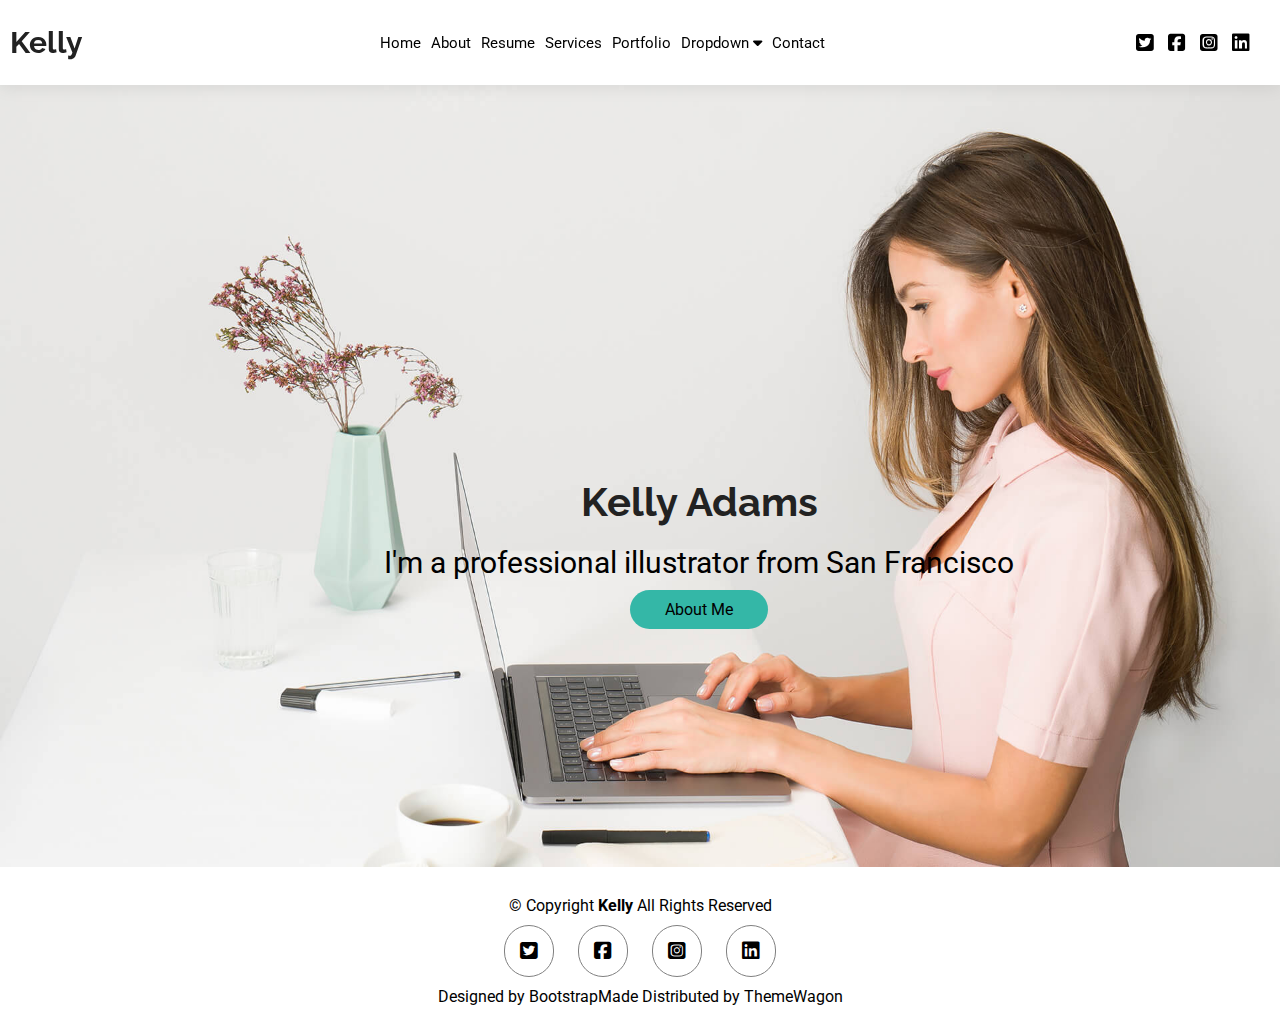
<file: full-project-first/index.html>
<!DOCTYPE html>
<html lang="en">

<head>
  <meta charset="utf-8">
  <meta content="width=device-width, initial-scale=1.0" name="viewport">
  <title>Index - Kelly css Template</title>
  <meta name="description" content="">
  <meta name="keywords" content="">

  <!-- Favicons -->
  <link href="img/favicon.png" rel="icon">
  <link href="img/apple-touch-icon.png" rel="apple-touch-icon">

  <!-- Fonts -->
  <link href="https://fonts.googleapis.com" rel="preconnect">
  <link href="https://fonts.gstatic.com" rel="preconnect" crossorigin>
  <link
    href="https://fonts.googleapis.com/css2?family=Roboto:ital,wght@0,100;0,300;0,400;0,500;0,700;0,900;1,100;1,300;1,400;1,500;1,700;1,900&family=Poppins:ital,wght@0,100;0,200;0,300;0,400;0,500;0,600;0,700;0,800;0,900;1,100;1,200;1,300;1,400;1,500;1,600;1,700;1,800;1,900&family=Raleway:ital,wght@0,100;0,200;0,300;0,400;0,500;0,600;0,700;0,800;0,900;1,100;1,200;1,300;1,400;1,500;1,600;1,700;1,800;1,900&display=swap"
    rel="stylesheet">
  <link rel="stylesheet" href="https://cdnjs.cloudflare.com/ajax/libs/font-awesome/6.7.2/css/all.min.css"
    integrity="sha512-Evv84Mr4kqVGRNSgIGL/F/aIDqQb7xQ2vcrdIwxfjThSH8CSR7PBEakCr51Ck+w+/U6swU2Im1vVX0SVk9ABhg=="
    crossorigin="anonymous" referrerpolicy="no-referrer" />

  <!-- Style CSS File -->
  <link href="css/style.css" rel="stylesheet">

</head>

<body class="index-page">
  <header id="header" class="header">
    <div class="nav-main-top">
      <div class="nav-side-heding">

        <a href="index.html">
          <h1 class=" sitename">Kelly</h1>
        </a>
      </div>
      <div class="nav-menu-item">
        <ul>
          <li><a href="index.html" class="active">Home</a></li>
          <li><a href="about.html">About</a></li>
          <li><a href="resume.html">Resume</a></li>
          <li><a href="services.html">Services</a></li>
          <li><a href="portfolio.html">Portfolio</a></li>
          <li><a href="dropdown.html">Dropdown <i class="fa-solid fa-caret-down"></i></a>
            <ul class="dropdown-hidden">
              <li><a href="#">Deep Dropdown 1</a></li>
              <li><a href="#">Deep Dropdown 2</a></li>
              <li><a href="#">Deep Dropdown 3</a></li>
              <li><a href="#">Deep Dropdown 4</a></li>
              <li><a href="#">Deep Dropdown 5</a></li>
            </ul>
          </li>
          <li><a href="contact.html">Contact</a></li>
        </ul>

      </div>
      <div class="header-social-links">

        <button class="btn" onclick="window.open( 'link')" class="btn-request-callback"><i
            class="fa-brands fa-square-twitter"></i></button>
        <button class="btn" onclick="window.open( link)"><i class="fa-brands fa-square-facebook"></i></button>
        <button class="btn" onclick="window.open(link)"><i class="fa-brands fa-square-instagram"></i></button>
        <button class="btn" onclick="window.open(link)"><i class="fa-brands fa-linkedin"></i></button>
      </div>
    </div>
    </div>
  </header>
  <main class="main">

    <!-- Hero Section -->
    <section id="hero" class="hero section">

      <img src="img/hero-bg.jpg" alt="no image" width="100%">

      <div class="hero-text-area">
        <h2>Kelly Adams</h2>
        <p>I'm a professional illustrator from San Francisco</p>
        <a href="about.html">About Me</a>
      </div>

    </section><!-- /Hero Section -->

  </main>

  <footer id="footer" class="footer light-background">

    <div class="container">
      <div class="copyright-text ">
        <p>© <span>Copyright</span> <strong class="px-1 sitename">Kelly</strong> <span>All Rights Reserved<br></span>
        </p>
      </div>
      <div class="social-links">
        <a href=""><i class="fa-brands fa-square-twitter"></i></a>
        <a href=""><i class="fa-brands fa-square-facebook"></i></a>
        <a href=""><i class="fa-brands fa-square-instagram"></i></a>
        <a href=""><i class="fa-brands fa-linkedin"></i></a>
      </div>
      <div>
        Designed by <a href="https://bootstrapmade.com/">BootstrapMade</a> Distributed by <a
          href=“https://themewagon.com>ThemeWagon
      </div>
    </div>

  </footer>

  <!-- Preloader -->
  <div id="preloader"></div>
</body>

</html>
</file>
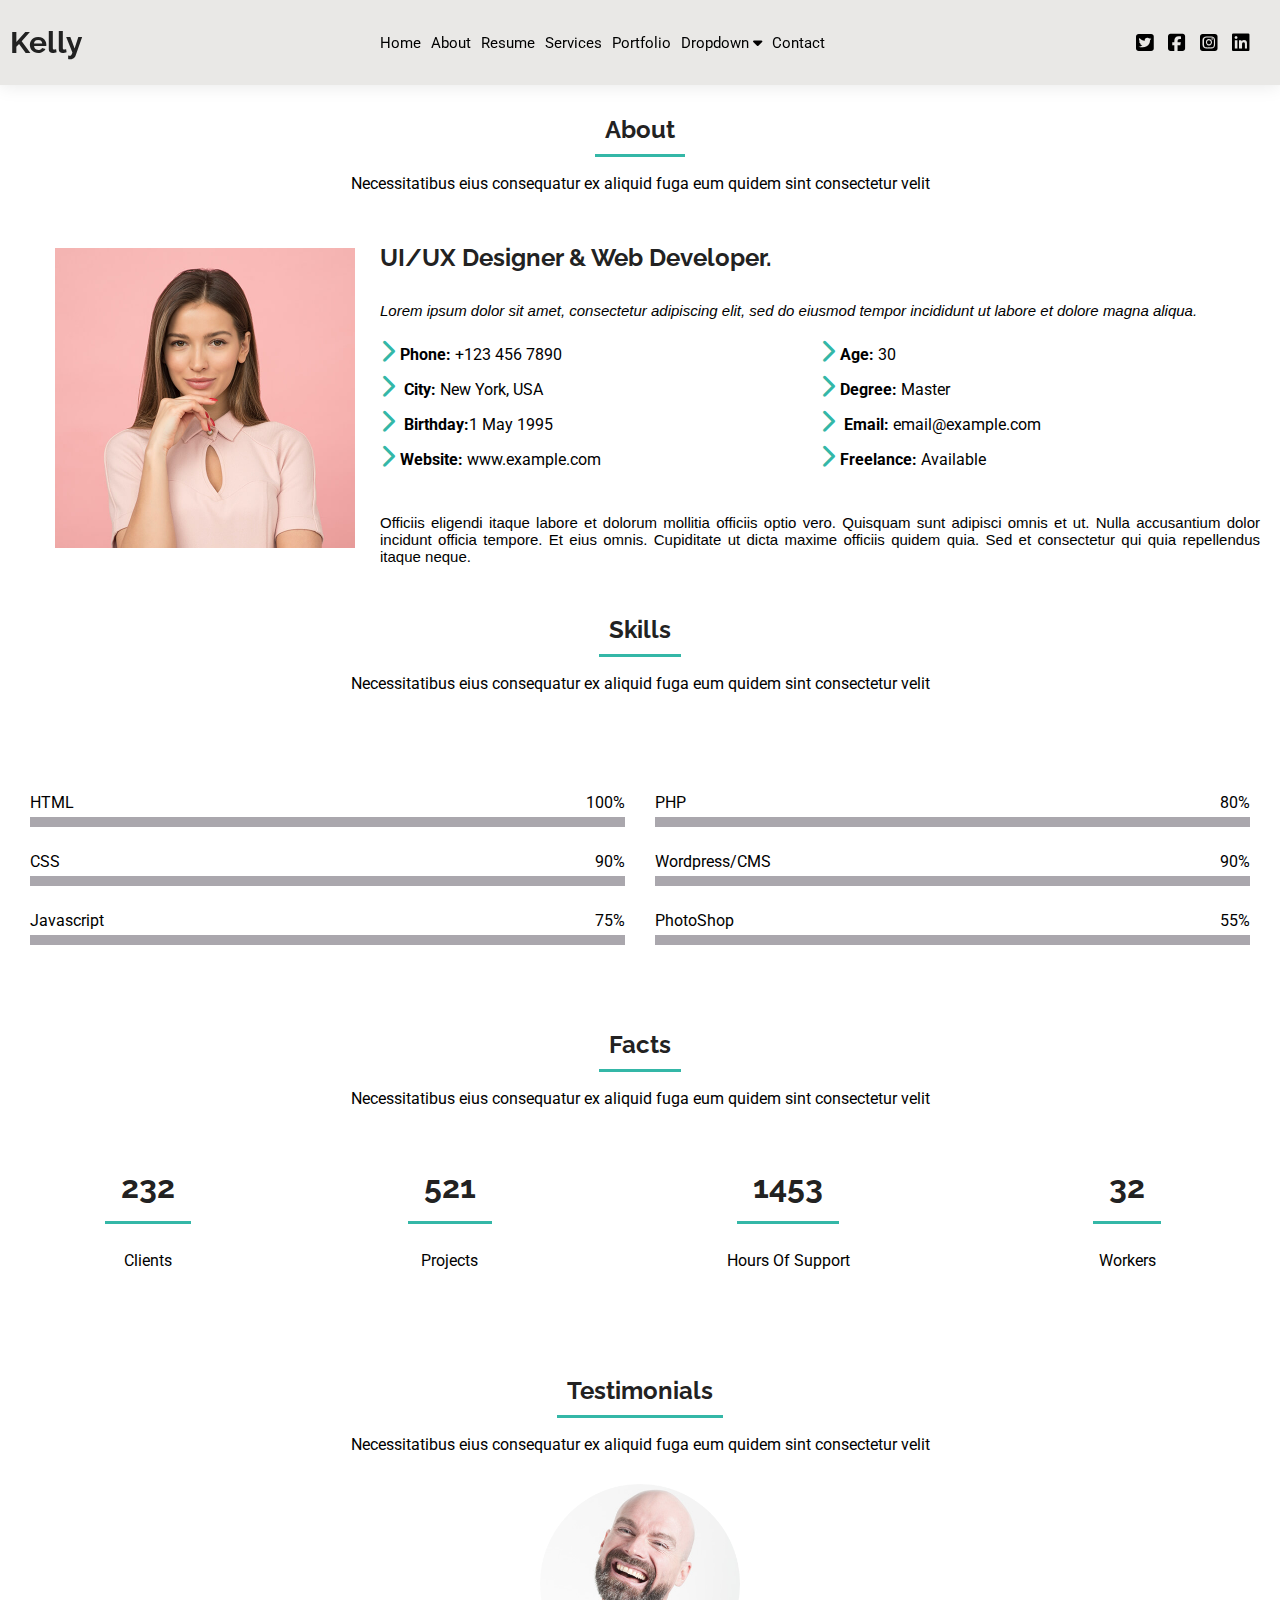
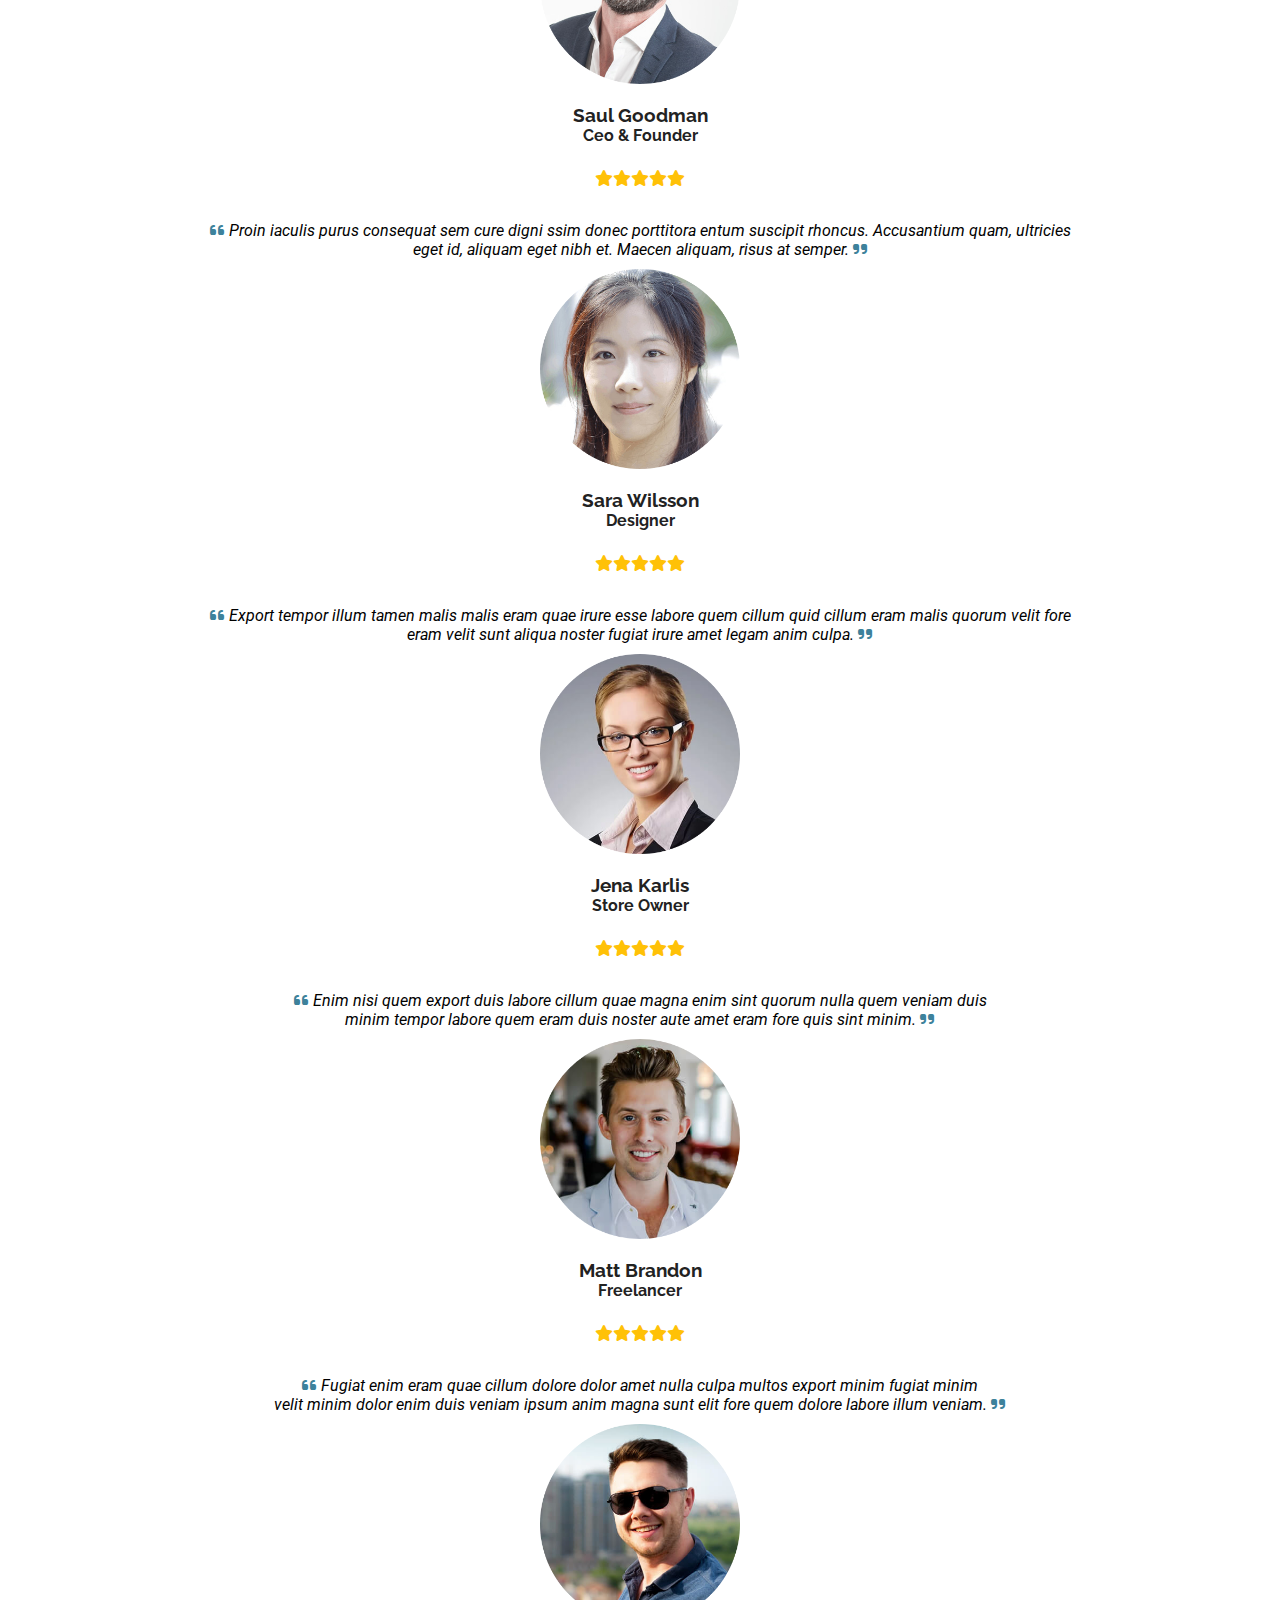
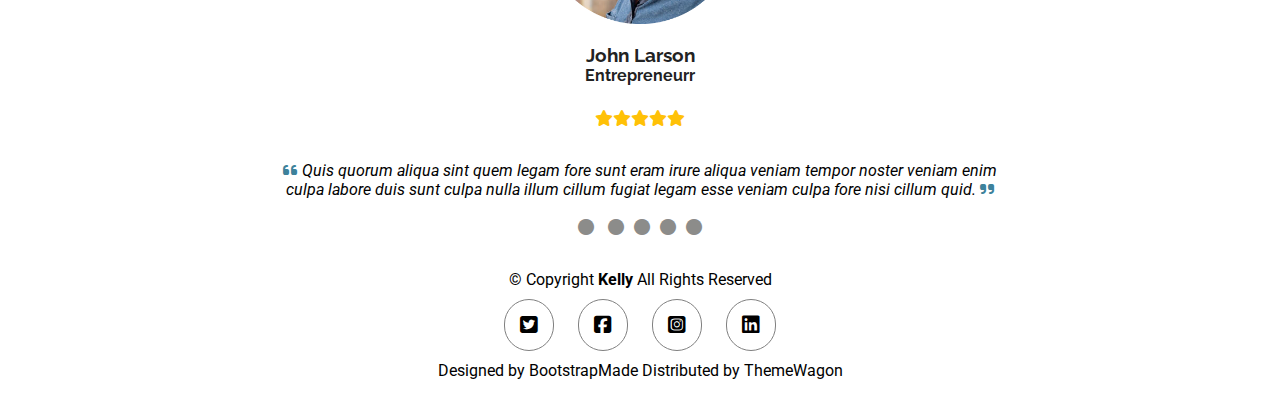
<file: full-project-first/about.html>
<!DOCTYPE html>
<html lang="en">

<head>
  <meta charset="utf-8">
  <meta content="width=device-width, initial-scale=1.0" name="viewport">
  <title>Index - Kelly css Template</title>
  <meta name="description" content="">
  <meta name="keywords" content="">

  <!-- Favicons -->
  <link href="img/favicon.png" rel="icon">
  <link href="img/apple-touch-icon.png" rel="apple-touch-icon">

  <!-- Fonts -->
  <link href="https://fonts.googleapis.com" rel="preconnect">
  <link href="https://fonts.gstatic.com" rel="preconnect" crossorigin>
  <link
    href="https://fonts.googleapis.com/css2?family=Roboto:ital,wght@0,100;0,300;0,400;0,500;0,700;0,900;1,100;1,300;1,400;1,500;1,700;1,900&family=Poppins:ital,wght@0,100;0,200;0,300;0,400;0,500;0,600;0,700;0,800;0,900;1,100;1,200;1,300;1,400;1,500;1,600;1,700;1,800;1,900&family=Raleway:ital,wght@0,100;0,200;0,300;0,400;0,500;0,600;0,700;0,800;0,900;1,100;1,200;1,300;1,400;1,500;1,600;1,700;1,800;1,900&display=swap"
    rel="stylesheet">
  <link rel="stylesheet" href="https://cdnjs.cloudflare.com/ajax/libs/font-awesome/6.7.2/css/all.min.css"
    integrity="sha512-Evv84Mr4kqVGRNSgIGL/F/aIDqQb7xQ2vcrdIwxfjThSH8CSR7PBEakCr51Ck+w+/U6swU2Im1vVX0SVk9ABhg=="
    crossorigin="anonymous" referrerpolicy="no-referrer" />

  <!-- Style CSS File -->
  <link rel="stylesheet" href="css/about.css">
</head>

<body class="index-page">
  <header id="header" class="header">
    <div class="nav-main-top">
      <div class="nav-side-heding">
        <a href="index.html">
          <h1 class=" sitename">Kelly</h1>
        </a>
      </div>
      <div class="nav-menu-item">
        <ul>
          <li><a href="index.html" class="active">Home</a></li>
          <li><a href="about.html">About</a></li>
          <li><a href="resume.html">Resume</a></li>
          <li><a href="services.html">Services</a></li>
          <li><a href="portfolio.html">Portfolio</a></li>
          <li><a href="dropdown.html">Dropdown <i class="fa-solid fa-caret-down"></i></a></li>
          <li><a href="contact.html">Contact</a></li>
        </ul>

      </div>
      <div class="header-social-links">

        <button class="btn" onclick="window.open( 'link')" class="btn-request-callback"><i
            class="fa-brands fa-square-twitter"></i></button>
        <button class="btn" onclick="window.open( link)"><i class="fa-brands fa-square-facebook"></i></button>
        <button class="btn" onclick="window.open(link)"><i class="fa-brands fa-square-instagram"></i></button>
        <button class="btn" onclick="window.open(link)"><i class="fa-brands fa-linkedin"></i></button>
      </div>
    </div>
    </div>
  </header>
  <main class="main">

    <!-- About Section -->
    <section id="about" class="about section">

      <!-- Section Title -->
      <div class="about-section-title">
        <h2>About</h2>

        <p>Necessitatibus eius consequatur ex aliquid fuga eum quidem sint consectetur velit</p>
      </div><!-- End Section Title -->

      <div class="container" style:display="flex">

        <div class=" about-main">
          <div class=" about-img">
            <img src="img/profile-img.jpg" alt="no img" width="300px">
          </div>
          <div class="about-main-right">
            <h2>UI/UX Designer &amp; Web Developer.</h2>
            <p>
              <em>Lorem ipsum dolor sit amet, consectetur adipiscing elit, sed do eiusmod tempor incididunt ut labore et
                dolore
                magna aliqua.</em>
            </p>
            <div class="main-right-middle">
              <div class="about-main-right-left">
                <ul>
                  <li><i class="fa-solid fa-chevron-right"></i><strong>Phone:</strong> <span>+123 456 7890</span></li>

                  <li><i class="fa-solid fa-chevron-right"></i> <strong>City:</strong> <span>New York, USA</span></li>
                  <li><i class="fa-solid fa-chevron-right"></i> <strong>Birthday:</strong>1 May 1995</li>
                  <li><i class="fa-solid fa-chevron-right"></i><strong>Website:</strong> <span>www.example.com</span>
                  </li>
                </ul>
              </div>
              <div class="about-main-right-right">
                <ul>
                  <li><i class="fa-solid fa-chevron-right"></i><strong>Age:</strong> <span>30</span></li>
                  <li><i class="fa-solid fa-chevron-right"></i><strong>Degree:</strong> <span>Master</span></li>
                  <li><i class="fa-solid fa-chevron-right"></i> <strong>Email:</strong> <span>email@example.com</span>
                  </li>
                  <li><i class="fa-solid fa-chevron-right"></i><strong>Freelance:</strong> <span>Available</span></li>
                </ul>
              </div>
            </div>
            <p>
              Officiis eligendi itaque labore et dolorum mollitia officiis optio vero. Quisquam sunt adipisci omnis et
              ut.
              Nulla accusantium dolor incidunt officia tempore. Et eius omnis.
              Cupiditate ut dicta maxime officiis quidem quia. Sed et consectetur qui quia repellendus itaque neque.
            </p>
          </div>
        </div>

      </div>

    </section><!-- /About Section -->

    <!-- Skills Section -->
    <section id="skills" class="skills section">

      <!-- Section Title -->
      <div class="about-section-title">
        <h2>Skills</h2>
        <p>Necessitatibus eius consequatur ex aliquid fuga eum quidem sint consectetur velit</p>
      </div><!-- End Section Title -->
      <!-- Start Skills Item -->
      <div class="Skills-Item">

        <div class="skills-content-left">

          <ul>

            <li class="html">
              <div class="list-item"><span>HTML</span> <span>100%</span></div>
            </li>
            <li class="css">
              <div class="list-item"><span>CSS</span> <span>90%</span></div>
            </li>
            <li class="javascript">
              <div class="list-item"><span>Javascript</span> <span>75%</span></div>
            </li>
          </ul>
        </div>
        <div class="skills-content-right">

          <ul>
            <li class="php">
              <div class="list-item"><span>PHP</span> <span>80%</span></div>
            </li>
            <li class="wordpress">
              <div class="list-item"><span>Wordpress/CMS</span> <span>90%</span></div>
            </li>
            <li class="photoshop">
              <div class="list-item"><span>PhotoShop</span><span>55%</span></div>
            </li>
          </ul>
        </div>
      </div>
      <!-- End Skills Item -->
      </div>
    </section><!-- /Skills Section -->
    <!-- Stats Section -->
    <section id="stats" class="stats section">
      <!-- Section Title -->
      <div class="about-section-title">
        <h2>Facts</h2>
        <p>Necessitatibus eius consequatur ex aliquid fuga eum quidem sint consectetur velit</p>
      </div><!-- End Section Title -->

      <div class="section-content">
        <div class="about-section-title">
          <h2 class="aniation-count">232</h2>
          <p>Clients</p>
        </div>
        <div class="about-section-title">
          <h2>521</h2>
          <p>Projects</p>
        </div>
        <div class="about-section-title">
          <h2>1453</h2>
          <p>Hours Of Support</p>
        </div>
        <div class="about-section-title">
          <h2>32</h2>
          <p>Workers</p>
        </div>
      </div>
      <div>
    </section><!-- /Stats Section -->

    <!-- Testimonials Section -->
    <section id="testimonials" class="testimonials section">

      <!-- Section Title -->
      <div class="about-section-title">
        <h2>Testimonials</h2>
        <p>Necessitatibus eius consequatur ex aliquid fuga eum quidem sint consectetur velit</p>
      </div><!-- End Section Title -->

      <div id="saul-goodman" class="side-bar-item">
        <div class="testimonial-item">
          <img src="img/testimonials/testimonials-1.png" class="testimonial-img" width="200px" alt="no image">
          <h3>Saul Goodman</h3>
          <h4>Ceo &amp; Founder</h4>
          <div class="stars">
            <i class="fa-solid fa-star"></i><i class="fa-solid fa-star"></i><i class="fa-solid fa-star"></i><i
              class="fa-solid fa-star"></i><i class="fa-solid fa-star"></i>
          </div>
          <p>
            <i class="fa-solid fa-quote-left" style="color: rgb(61, 130, 155);"></i>
            <span>Proin iaculis purus consequat sem cure digni ssim donec porttitora entum suscipit rhoncus.
              Accusantium quam, ultricies <br /> eget id, aliquam eget nibh et. Maecen aliquam, risus at semper.</span>
            <i class="fa-solid fa-quote-right" style="color: rgb(61, 130, 155);"></i>
          </p>
        </div>
      </div>
      <div id="Sara-Wilsson" class="side-bar-item" class="hidden-item">
        <div class="testimonial-item">
          <img src="img/testimonials/testimonials-2.png" class="testimonial-img" width="200px" alt="no image">
          <h3>Sara Wilsson </h3>
          <h4>Designer</h4>
          <div class="stars">
            <i class="fa-solid fa-star"></i><i class="fa-solid fa-star"></i><i class="fa-solid fa-star"></i><i
              class="fa-solid fa-star"></i><i class="fa-solid fa-star"></i>
          </div>
          <p>
            <i class="fa-solid fa-quote-left" style="color: rgb(61, 130, 155);"></i>

            <span>Export tempor illum tamen malis malis eram quae irure esse labore quem cillum quid cillum eram
              malis quorum velit fore
              <br />eram velit sunt aliqua noster fugiat irure amet legam anim culpa.</span>
            <i class="fa-solid fa-quote-right" style="color: rgb(61, 130, 155);"></i>
          </p>
        </div>
      </div>
      <div id="Jena-Karlis" class="side-bar-item" class="hidden-item">
        <div class="testimonial-item">
          <img src="img/testimonials/testimonials-3.png" class="testimonial-img" width="200px" alt="no image">
          <h3>Jena Karlis </h3>
          <h4>Store Owner</h4>
          <div class="stars">
            <i class="fa-solid fa-star"></i><i class="fa-solid fa-star"></i><i class="fa-solid fa-star"></i><i
              class="fa-solid fa-star"></i><i class="fa-solid fa-star"></i>
          </div>
          <p>
            <i class="fa-solid fa-quote-left" style="color: rgb(61, 130, 155);"></i>

            <span>Enim nisi quem export duis labore cillum quae magna enim sint quorum nulla quem veniam duis<br />
              minim tempor labore quem eram duis noster aute amet eram fore quis sint minim.</span>
            <i class="fa-solid fa-quote-right" style="color: rgb(61, 130, 155);"></i>
          </p>
        </div>
      </div>
      <div id="Matt-Brandon" class="side-bar-item" class="hidden-item">
        <div class="testimonial-item">
          <img src="img/testimonials/testimonials-4.png" class="testimonial-img" width="200px" alt="no image">
          <h3>Matt Brandon </h3>
          <h4>Freelancer</h4>
          <div class="stars">
            <i class="fa-solid fa-star"></i><i class="fa-solid fa-star"></i><i class="fa-solid fa-star"></i><i
              class="fa-solid fa-star"></i><i class="fa-solid fa-star"></i>
          </div>
          <p>
            <i class="fa-solid fa-quote-left" style="color: rgb(61, 130, 155);"></i>

            <span>Fugiat enim eram quae cillum dolore dolor amet nulla culpa multos export minim fugiat minim<br />
              velit minim dolor enim duis veniam ipsum anim magna sunt elit fore quem dolore labore illum
              veniam.</span>
            <i class="fa-solid fa-quote-right" style="color: rgb(61, 130, 155);"></i>
          </p>
        </div>
      </div>
      <div id="John-Larson" class="side-bar-item" class="hidden-item">
        <div class="testimonial-item">
          <img src="img/testimonials/testimonials-5.png" class="testimonial-img" width="200px" alt="no image">
          <h3>John Larson </h3>
          <h4>Entrepreneurr</h4>
          <div class="stars">
            <i class="fa-solid fa-star"></i><i class="fa-solid fa-star"></i><i class="fa-solid fa-star"></i><i
              class="fa-solid fa-star"></i><i class="fa-solid fa-star"></i>
          </div>
          <p>
            <i class="fa-solid fa-quote-left" style="color: rgb(61, 130, 155);"></i>

            <span>Quis quorum aliqua sint quem legam fore sunt eram irure aliqua veniam tempor noster veniam enim<br />
              culpa labore duis sunt culpa nulla illum cillum fugiat legam esse veniam culpa fore nisi cillum
              quid.</span>
            <i class="fa-solid fa-quote-right" style="color: rgb(61, 130, 155);"></i>
          </p>
        </div>
      </div>
      <!-- End testimonial item -->

      </div>

      <!-- slide bar start -->
      <div class="side-bar-page"><a href="#saul-goodman"><i class="fa-solid fa-circle"></i></a>
        <a href="#Sara-Wilsson"><i class="fa-solid fa-circle"></i></a><a href="#Jena-Karlis"><i
            class="fa-solid fa-circle"></i></a><a href="#Matt-Brandon"><i class="fa-solid fa-circle"></i></a><a
          href="#John-Larson r"><i class="fa-solid fa-circle"></i></a>
      </div>
      <!-- slide bar end -->
    </section><!-- /Testimonials Section -->

  </main>



  <!-- Scroll Top -->
  <footer id="footer" class="footer light-background">

    <div class="container">
      <div class="copyright-text ">
        <p>© <span>Copyright</span> <strong class="px-1 sitename">Kelly</strong> <span>All Rights Reserved<br></span>
        </p>
      </div>
      <div class="social-links">
        <a href=""><i class="fa-brands fa-square-twitter"></i></a>
        <a href=""><i class="fa-brands fa-square-facebook"></i></a>
        <a href=""><i class="fa-brands fa-square-instagram"></i></a>
        <a href=""><i class="fa-brands fa-linkedin"></i></a>
      </div>
      <div>
        Designed by <a href="https://bootstrapmade.com/">BootstrapMade</a> Distributed by <a
          href=“https://themewagon.com>ThemeWagon
      </div>
    </div>

  </footer>

  <!-- Preloader -->
  <div id="preloader"></div>




</body>

</html>
</file>
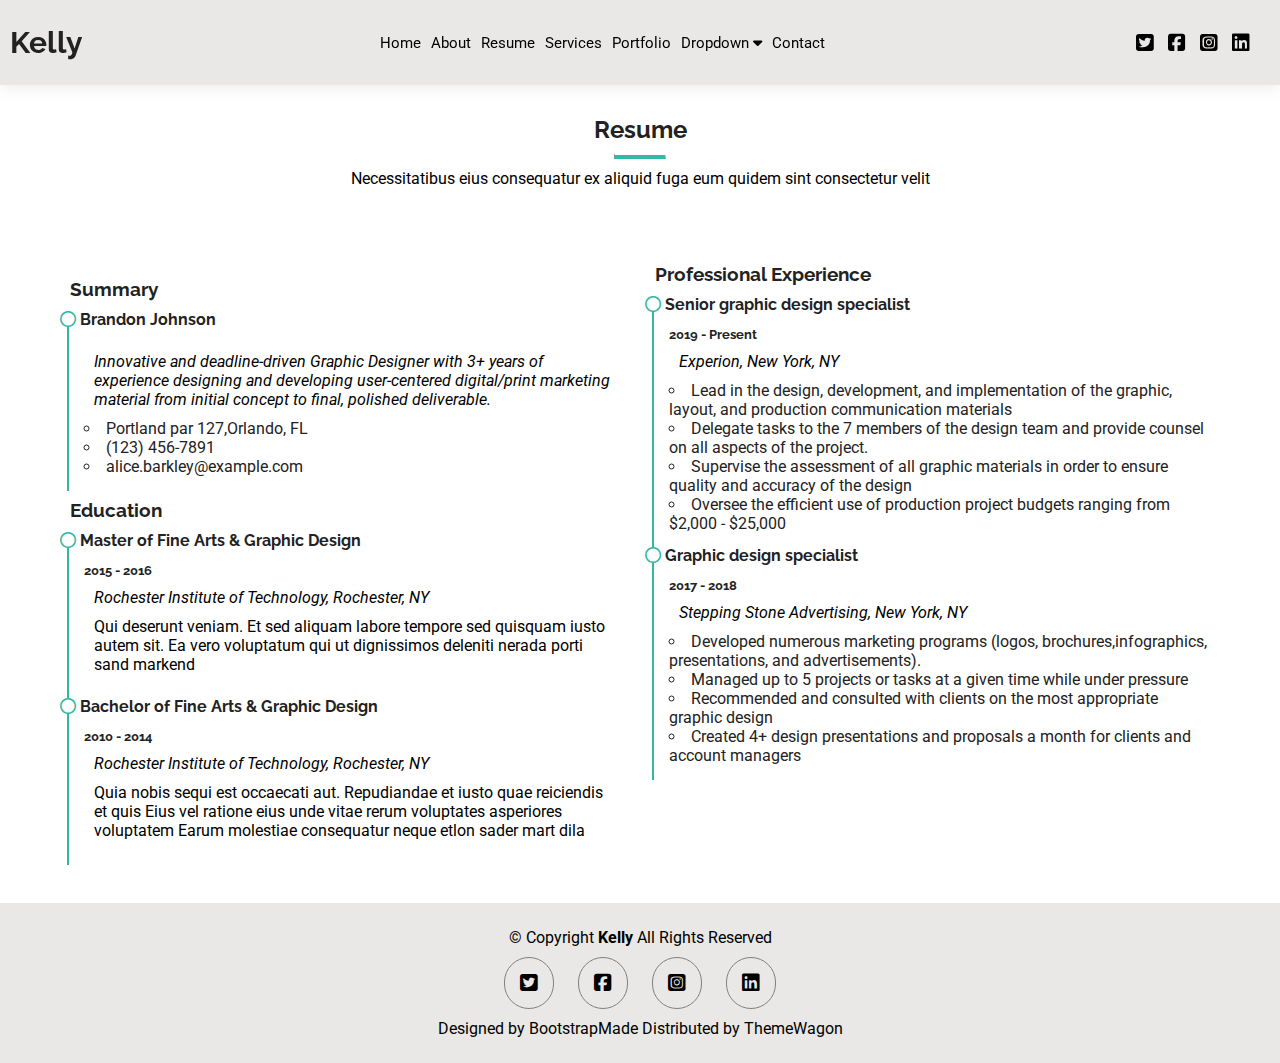
<file: full-project-first/resume.html>
<!DOCTYPE html>
<html lang="en">

<head>
  <meta charset="utf-8">
  <meta content="width=device-width, initial-scale=1.0" name="viewport">
  <title>Index - Kelly css Template</title>
  <meta name="description" content="">
  <meta name="keywords" content="">

  <!-- Favicons -->
  <link href="img/favicon.png" rel="icon">
  <link href="img/apple-touch-icon.png" rel="apple-touch-icon">

  <!-- Fonts -->
  <link href="https://fonts.googleapis.com" rel="preconnect">
  <link href="https://fonts.gstatic.com" rel="preconnect" crossorigin>
  <link
    href="https://fonts.googleapis.com/css2?family=Roboto:ital,wght@0,100;0,300;0,400;0,500;0,700;0,900;1,100;1,300;1,400;1,500;1,700;1,900&family=Poppins:ital,wght@0,100;0,200;0,300;0,400;0,500;0,600;0,700;0,800;0,900;1,100;1,200;1,300;1,400;1,500;1,600;1,700;1,800;1,900&family=Raleway:ital,wght@0,100;0,200;0,300;0,400;0,500;0,600;0,700;0,800;0,900;1,100;1,200;1,300;1,400;1,500;1,600;1,700;1,800;1,900&display=swap"
    rel="stylesheet">
  <link rel="stylesheet" href="https://cdnjs.cloudflare.com/ajax/libs/font-awesome/6.7.2/css/all.min.css"
    integrity="sha512-Evv84Mr4kqVGRNSgIGL/F/aIDqQb7xQ2vcrdIwxfjThSH8CSR7PBEakCr51Ck+w+/U6swU2Im1vVX0SVk9ABhg=="
    crossorigin="anonymous" referrerpolicy="no-referrer" />

  <!-- Style CSS File -->
  <link rel="stylesheet" href="css/resume.css">
</head>

<body class="index-page">
  <header id="header" class="header">
    <div class="nav-main-top">
      <div class="nav-side-heding">
        <a href="index.html">
          <h1 class=" sitename">Kelly</h1>
        </a>
      </div>
      <div class="nav-menu-item">
        <ul>
          <li><a href="index.html" class="active">Home</a></li>
          <li><a href="about.html">About</a></li>
          <li><a href="resume.html">Resume</a></li>
          <li><a href="services.html">Services</a></li>
          <li><a href="portfolio.html">Portfolio</a></li>
          <li><a href="dropdown.html">Dropdown <i class="fa-solid fa-caret-down"></i></a></li>
          <li><a href="contact.html">Contact</a></li>
        </ul>

      </div>
      <div class="header-social-links">

        <button class="btn" onclick="window.open( 'link')" class="btn-request-callback"><i
            class="fa-brands fa-square-twitter"></i></button>
        <button class="btn" onclick="window.open( link)"><i class="fa-brands fa-square-facebook"></i></button>
        <button class="btn" onclick="window.open(link)"><i class="fa-brands fa-square-instagram"></i></button>
        <button class="btn" onclick="window.open(link)"><i class="fa-brands fa-linkedin"></i></button>
      </div>
    </div>
    </div>
  </header>
  <!-- resume Section -->
  <main class="main">
    <section id="resume" class="resume-section">

      <!-- Section Title -->
      <div class="container-section-title">
        <h2>Resume</h2>
        <span class="hr-line">
          <hr />
        </span>
        <p>Necessitatibus eius consequatur ex aliquid fuga eum quidem sint consectetur velit</p>
      </div><!-- End Section Title -->

      <div class="container">

        <div class="left-site">


          <h3 class="resume-title">Summary</h3>

          <div class="resume-item">
            <span class="border-circle"><i class="fa-regular fa-circle"></i></span>
            <h4 class="header-style">Brandon Johnson</h4>
            <div class="resume-item-style">
              <p><em>Innovative and deadline-driven Graphic
                  Designer with 3+ years
                  of experience designing and
                  developing
                  user-centered digital/print marketing material from initial concept to final, polished
                  deliverable.</em>
              </p>
              <ul>
                <li>Portland par 127,Orlando, FL</li>
                <li>(123) 456-7891</li>
                <li>alice.barkley@example.com</li>
              </ul>
            </div>
          </div><!-- Edn Resume Item -->

          <h3 class="resume-title">Education</h3>
          <div class="resume-item">
            <span class="border-circle"><i class="fa-regular fa-circle"></i></span>
            <h4 class="header-style">Master of Fine Arts &amp; Graphic Design</h4>

            <div class="resume-item-style">
              <h5>2015 - 2016</h5>
              <p><em>Rochester Institute of Technology, Rochester, NY</em></p>
              <p>Qui deserunt veniam. Et sed aliquam labore tempore sed quisquam iusto autem sit. Ea vero voluptatum qui
                ut
                dignissimos deleniti nerada porti sand markend</p>
            </div>
          </div><!-- Edn Resume Item -->

          <div class="resume-item">
            <span class="border-circle"><i class="fa-regular fa-circle"></i></span>
            <h4 class="header-style">Bachelor of Fine Arts &amp; Graphic Design</h4>
            <div class="resume-item-style">
              <h5>2010 - 2014</h5>
              <p><em>Rochester Institute of Technology, Rochester, NY</em></p>
              <p>Quia nobis sequi est occaecati aut. Repudiandae et iusto quae reiciendis et quis Eius vel ratione eius
                unde
                vitae rerum voluptates asperiores voluptatem Earum molestiae consequatur neque etlon sader mart dila</p>
            </div>
          </div><!-- Edn Resume Item -->

        </div>

        <div class="right-site">
          <h3 class="resume-title">Professional Experience</h3>
          <div class="resume-item">
            <span class="border-circle"><i class="fa-regular fa-circle"></i></span>
            <h4 class="header-style">Senior graphic design specialist</h4>
            <div class="resume-item-style">
              <h5>2019 - Present</h5>
              <p><em>Experion, New York, NY </em></p>
              <ul>
                <li>Lead in the design, development, and implementation of the graphic, layout, and production
                  communication
                  materials</li>
                <li>Delegate tasks to the 7 members of the design team and provide counsel on all aspects of the
                  project.
                </li>
                <li>Supervise the assessment of all graphic materials in order to ensure quality and accuracy of the
                  design
                </li>
                <li>Oversee the efficient use of production project budgets ranging from $2,000 - $25,000</li>
              </ul>
            </div>
          </div><!-- Edn Resume Item -->

          <div class="resume-item">
            <span class="border-circle"><i class="fa-regular fa-circle"></i></span>
            <h4 class="header-style">Graphic design specialist</h4>
            <div class="resume-item-style">
              <h5>2017 - 2018</h5>
              <p><em>Stepping Stone Advertising, New York, NY</em></p>
              <ul>
                <li>Developed numerous marketing programs (logos, brochures,infographics, presentations, and
                  advertisements).</li>
                <li>Managed up to 5 projects or tasks at a given time while under pressure</li>
                <li>Recommended and consulted with clients on the most appropriate graphic design</li>
                <li>Created 4+ design presentations and proposals a month for clients and account managers</li>
            </div>
            </ul>
          </div><!-- Edn Resume Item -->

        </div>

      </div>

      </div>

    </section>

  </main>
  <!-- /*end resume section*/ -->
  <footer id="footer" class="footer light-background">

    <div class="footer-containerr">
      <div class="copyright-text ">
        <p>© <span>Copyright</span> <strong class="px-1 sitename">Kelly</strong> <span>All Rights Reserved<br></span>
        </p>
      </div>
      <div class="social-links">
        <a href=""><i class="fa-brands fa-square-twitter"></i></a>
        <a href=""><i class="fa-brands fa-square-facebook"></i></a>
        <a href=""><i class="fa-brands fa-square-instagram"></i></a>
        <a href=""><i class="fa-brands fa-linkedin"></i></a>
      </div>
      <div>
        Designed by <a href="https://bootstrapmade.com/">BootstrapMade</a> Distributed by <a
          href=“https://themewagon.com>ThemeWagon
      </div>
    </div>

  </footer>

  <!-- Preloader -->
  <div id="preloader"></div>


</body>

</html>
</file>
<file: full-project-first/css/style.css>
:root {
  --default-font: 'Roboto', system-ui, -apple-system, 'Segoe UI', Roboto,
    'Helvetica Neue', Arial, 'Noto Sans', 'Liberation Sans', sans-serif,
    'Apple Color Emoji', 'Segoe UI Emoji', 'Segoe UI Symbol', 'Noto Color Emoji';
  --heading-font: 'Raleway', sans-serif;
  --nav-font: 'Poppins', sans-serif;
}
:root {
  --background-color: #ffffff;
  --default-color: #444444;
  --heading-color: #222222;
  --accent-color: #34b7a7;
  --surface-color: #ffffff;
  --contrast-color: #ffffff;
}
:root {
  scroll-behavior: smooth;
}
* {
  margin: 0;
  padding: 0;
  list-style: none;
  text-decoration: none;
  color: black;
}
body {
  color: var(--default-color);
  background-color: var(--background-color);
  font-family: var(--default-font);
}

.nav-main-top {
  display: flex;
  justify-content: space-between;
  align-items: center;
  margin: 10px;
}
.nav-menu-item ul {
  display: flex;
  position: relative;
}
.nav-menu-item ul li {
  display: flex;
  margin-right: 10px;
}
.nav-menu-item ul ul {
  position: absolute;
  margin-top: 12px;
  display: inline;
}
.nav-menu-item ul ul li {
  display: none;
  margin-top: 10px;
}
.nav-menu-item ul li a {
  text-decoration: none;
  transition: 0.3s;
}

.nav-menu-item ul li a:hover {
  color: color-mix(in srgb, var(--accent-color), transparent 25%);
  text-decoration: underline;
  color: var(--accent-color);
  vertical-align: bottom;
  text-underline-offset: 10px;
  text-decoration: underlinevar(--accent-color);
  cursor: pointer;
}
.nav-menu-item ul li a:focus {
  text-decoration: underline;
  color: var(--accent-color);
  vertical-align: bottom;
  text-underline-offset: 10px;
  text-decoration: underlinevar(--accent-color);
}

h1,
h2,
h3,
h4,
h5,
h6 {
  color: var(--heading-color);
  font-family: var(--heading-font);
}
.header {
  color: var(--default-color);
  background-color: var(--background-color);
  padding: 15px 0;
  transition: all 0.5s;
  z-index: 997;
  box-shadow: 0px 0 18px rgba(0, 0, 0, 0.1);
  position: sticky;
  top: 0px;
  left: 0px;
  font-size: 15px;
}

.header .header-social-links {
  padding-right: 15px;
}

.header-social-links .btn {
  display: inline-block;
  transition: 0.3s;
  font-size: 20px;
  border: none;
}
.header-social-links .btn i {
  background-color: white;
  padding: 5px;
}

.header .header-social-links .btn :hover {
  color: var(--accent-color);
  padding: 5px;
}
#hero {
  position: relative;
}
#hero img {
  width: 100%;
  height: 50%;
}
.hero-text-area {
  position: absolute;
  text-align: center;
  top: 50%;
  left: 30%;
}
.hero-text-area h2 {
  font-size: 40px;
}
.hero-text-area p {
  font-size: 30px;
  margin-top: 20px;
  margin-bottom: 20px;
}
.hero-text-area a {
  background-color: var(--accent-color);
  padding: 10px 35px;
  border-radius: 25px;
}
.hero-text-area a:hover {
  background-color: #38d3c5;
}
#footer {
  text-align: center;
  padding: 25px;
}
#footer .social-links i {
  font-size: 20px;
  margin: 10px;
  padding: 15px;
  background: white;
  box-sizing: border-box;
  border: grey 1px solid;
  border-radius: 100px;
}
#footer .social-links a i:hover {
  color: var(--accent-color);
  border: var(--accent-color) 1px solid;
}
</file>
<file: full-project-first/css/about.css>
:root {
  --default-font: 'Roboto', system-ui, -apple-system, 'Segoe UI', Roboto,
    'Helvetica Neue', Arial, 'Noto Sans', 'Liberation Sans', sans-serif,
    'Apple Color Emoji', 'Segoe UI Emoji', 'Segoe UI Symbol', 'Noto Color Emoji';
  --heading-font: 'Raleway', sans-serif;
  --nav-font: 'Poppins', sans-serif;
}
:root {
  --background-color: #ffffff;
  --default-color: #444444;
  --heading-color: #222222;
  --accent-color: #34b7a7;
  --surface-color: #ffffff;
  --contrast-color: #ffffff;
}
:root {
  scroll-behavior: smooth;
}
* {
  margin: 0;
  padding: 0;
  list-style: none;
  text-decoration: none;
  color: black;
}
body {
  color: var(--default-color);
  background-color: var(--background-color);
  font-family: var(--default-font);
}

.nav-main-top {
  display: flex;
  justify-content: space-between;
  align-items: center;
  margin: 10px;
}
.nav-menu-item ul {
  display: flex;
}
.nav-menu-item ul li {
  display: flex;
  position: relative;
  margin-right: 10px;
}

.nav-menu-item ul li a {
  text-decoration: none;
  transition: 0.3s;
}

.nav-menu-item ul li a:hover {
  color: color-mix(in srgb, var(--accent-color), transparent 25%);
  text-decoration: underline;
  color: var(--accent-color);
  vertical-align: bottom;
  text-underline-offset: 10px;
  text-decoration: underlinevar(--accent-color);
  cursor: pointer;
}
.nav-menu-item ul li a:focus {
  text-decoration: underline;
  color: var(--accent-color);
  vertical-align: bottom;
  text-underline-offset: 10px;
  text-decoration: underlinevar(--accent-color);
}

h1,
h2,
h3,
h4,
h5,
h6 {
  color: var(--heading-color);
  font-family: var(--heading-font);
}
.header {
  color: var(--default-color);
  background-color: #e9e8e6;
  padding: 15px 0;
  transition: all 0.5s;
  z-index: 997;
  box-shadow: 0px 0 18px rgba(0, 0, 0, 0.1);
  position: sticky;
  top: 0px;
  left: 0px;
  font-size: 15px;
}

.header .header-social-links {
  padding-right: 15px;
}

.header-social-links .btn {
  display: inline-block;
  transition: 0.3s;
  font-size: 20px;
  border: none;
}
.header-social-links .btn i {
  background-color: #e9e8e6;
  padding: 5px;
}

.header .header-social-links .btn :hover {
  color: var(--accent-color);
  padding: 5px;
}

.about-section-title {
  text-align: center;
  color: #34b7a7;
  margin: 30px;
}
.about-section-title h2 {
  border-bottom: 3px var(--accent-color) solid;
  display: inline;
  padding: 10px;
  margin: 20px;
  font-size: 1.5rem;
}
.about-section-title p {
  margin: 30px;
}
.about-main {
  display: flex;
}
.about-img {
  padding: 25px;
  margin-left: 30px;
}
.about-main-right {
  margin: 20px;
  margin-left: 0px;
}
.main-right-middle {
  display: flex;
  justify-content: space-between;
  flex: 1;
}
.about-main-right-left {
  flex: 0.5;
}
.about-main-right-right {
  flex: 0.5;
}
.about-main-right i {
  color: #34b7a7;
  margin-right: 5px;
  font-size: 1.5rem;
}
.about-main-right li {
  margin-top: 10px;
}

.about-main-right ul {
  margin-top: 20px;
  margin-bottom: 15px;
}
.about-main-right p {
  margin-top: 30px;
  font-size: 15px;
  text-align: justify;
  font-family: sans-serif;
}
.Skills-Item {
  display: flex;
  justify-content: space-between;
  flex: 1;
  padding: 15px;
}
.skills-content-left {
  flex: 0.5;
  margin: 10px;
  padding: 5px;
}
.skills-content-right {
  flex: 0.5;
  margin: 10px;
  padding: 5px;
}

.Skills-Item li {
  position: relative;
  margin: 40px 0px;
  flex: 0.5;
}

.list-item {
  display: flex;
  justify-content: space-between;
}
.skills-content-left li::before {
  content: '';
  position: absolute;
  background-color: rgb(170, 167, 173);
  width: 100%;
  height: 10px;
  top: calc(100% + 5px);
  left: 0;
}
.skills-content-right li::before {
  content: '';
  position: absolute;
  background-color: rgb(170, 167, 173);
  width: 100%;
  height: 10px;
  top: calc(100% + 5px);
  left: 0;
}

.skills-content-left li::after {
  content: '';
  position: absolute;
  background-color: var(--accent-color);
  width: 0;
  height: 10px;
  top: calc(100% + 5px);
  left: 0;
  animation-duration: 3s;
  animation-timing-function: linear;
  animation-delay: 2s;
  animation-iteration-count: 1;
  animation-direction: forword;
  animation-timing-function: ease-in-out;
  animation-fill-mode: forwards;
}
.skills-content-right li::after {
  content: '';
  position: absolute;
  background-color: var(--accent-color);
  width: 0;
  height: 10px;
  top: calc(100% + 5px);
  left: 0;
  animation-duration: 3s;
  animation-timing-function: linear;
  animation-delay: 2s;
  animation-iteration-count: 1;
  animation-direction: forword;
  animation-timing-function: ease-in-out;
  animation-fill-mode: forwards;
}
.skills-content-left li.html::after {
  animation-name: html;
}
@keyframes html {
  to {
    width: 100%;
  }
}
.skills-content-left li.css::after {
  animation-name: css;
}
@keyframes css {
  to {
    width: 90%;
  }
}
.skills-content-left li.javascript::after {
  animation-name: javascript;
}
@keyframes javascript {
  to {
    width: 75%;
  }
}

.skills-content-right li.php::after {
  animation-name: php;
}
@keyframes php {
  to {
    width: 80%;
  }
}
.skills-content-right li.wordpress::after {
  animation-name: wordpress;
}
@keyframes wordpress {
  to {
    width: 90%;
  }
}
.skills-content-right li.photoshop::after {
  animation-name: photoshop;
}
@keyframes photoshop {
  to {
    width: 55%;
  }
}
.section-content {
  display: flex;
  justify-content: space-around;
}
.section-content p {
  padding: 1rem;
}
.section-content h2 {
  padding: 1rem;
  font-size: 2rem;
}
/*.section-content h2::after {
  content: counter(count);
  animation: counter 0.5s;
  padding: 1rem;
  font-size: 2rem;
  counter-reset: count 232;
  animation-direction: reverse;
  counter-set: 232;
}
.section-content h2.aniation-count::after {
  animation-name: aniation-count;
}
@keyframes aniation-count {
  0% {
    counter-increment: count;
  }
  10% {
    counter-increment: count 10;
  }
  30% {
    counter-increment: count 50;
  }
  50% {
    counter-increment: count 150;
  }
  70% {
    counter-increment: count 200;
  }
  100% {
    counter-increment: count 232;
  }
} */
.side-bar-item {
  text-align: center;
}
.testimonial-img {
  display: block;
  margin: auto;
  margin-bottom: 20px;
}
.stars i {
  color: #ffc107;
  margin: 25px auto;
}
.side-bar-item p {
  text-align: center;
  padding: 10px 30px;
  font-style: italic;
}

.side-bar-page {
  margin: 5px auto;
  text-align: center;
  color: #8c8c8a;
}
.side-bar-page i {
  padding: 5px;
  text-align: center;
  color: #8c8c8a;
}

.side-bar-page i:hover {
  color: var(--accent-color);
}

#footer {
  text-align: center;
  padding: 25px;
}
#footer .social-links i {
  font-size: 20px;
  margin: 10px;
  padding: 15px;
  background: white;
  box-sizing: border-box;
  border: grey 1px solid;
  border-radius: 100px;
}
#footer .social-links a i:hover {
  color: var(--accent-color);
  border: var(--accent-color) 1px solid;
}
</file>
<file: full-project-first/css/resume.css>
:root {
  --default-font: 'Roboto', system-ui, -apple-system, 'Segoe UI', Roboto,
    'Helvetica Neue', Arial, 'Noto Sans', 'Liberation Sans', sans-serif,
    'Apple Color Emoji', 'Segoe UI Emoji', 'Segoe UI Symbol', 'Noto Color Emoji';
  --heading-font: 'Raleway', sans-serif;
  --nav-font: 'Poppins', sans-serif;
}
:root {
  --background-color: #ffffff;
  --default-color: #444444;
  --heading-color: #222222;
  --accent-color: #34b7a7;
  --surface-color: #ffffff;
  --contrast-color: #ffffff;
}
:root {
  scroll-behavior: smooth;
}
* {
  margin: 0;
  padding: 0;
  list-style: none;
  text-decoration: none;
  color: black;
}
body {
  color: var(--default-color);
  background-color: var(--background-color);
  font-family: var(--default-font);
}

.nav-main-top {
  display: flex;
  justify-content: space-between;
  align-items: center;
  margin: 10px;
}
.nav-menu-item ul {
  display: flex;
}
.nav-menu-item ul li {
  display: flex;
  position: relative;
  margin-right: 10px;
}

.nav-menu-item ul li a {
  text-decoration: none;
  transition: 0.3s;
}

.nav-menu-item ul li a:hover {
  color: color-mix(in srgb, var(--accent-color), transparent 25%);
  text-decoration: underline;
  color: var(--accent-color);
  vertical-align: bottom;
  text-underline-offset: 10px;
  text-decoration: underlinevar(--accent-color);
  cursor: pointer;
}
.nav-menu-item ul li a:focus {
  text-decoration: underline;
  color: var(--accent-color);
  vertical-align: bottom;
  text-underline-offset: 10px;
  text-decoration: underlinevar(--accent-color);
}

h1,
h2,
h3,
h4,
h5,
h6 {
  color: var(--heading-color);
  font-family: var(--heading-font);
}
.header {
  color: var(--default-color);
  background-color: #e9e8e6;
  padding: 15px 0;
  transition: all 0.5s;
  z-index: 997;
  box-shadow: 0px 0 18px rgba(0, 0, 0, 0.1);
  position: sticky;
  top: 0px;
  left: 0px;
  font-size: 15px;
}

.header .header-social-links {
  padding-right: 15px;
}

.header-social-links .btn {
  display: inline-block;
  transition: 0.3s;
  font-size: 20px;
  border: none;
}
.header-social-links .btn i {
  background-color: #e9e8e6;
  padding: 5px;
}

.header .header-social-links .btn :hover {
  color: var(--accent-color);
  padding: 5px;
}
/*header end*/
/*main start*/

.container-section-title {
  margin: 30px auto;
  text-align: center;
}
.container-section-title h2 p {
  margin: 25px auto;
  padding: 10px;
  text-align: center;
}
.hr-line hr {
  border-bottom: 4px var(--accent-color) solid;
  border-top: none;
  height: 1px;
  width: 50px;
  margin: 10px auto;
}
.container {
  display: flex;
  margin: 30px;
  padding: 20px;
}
.left-site {
  margin-top: 20px;
  padding-left: 10px;
  width: 50%;
}
.left-site h3 {
  margin-top: 20px;
  padding-left: 10px;
}

.border-circle i {
  color: var(--accent-color);
}
.resume-item-style {
  border-left: #34b7a7 2px solid;
  margin-left: 7px;
  margin-top: -2px;
  padding: 15px;
  margin-bottom: -12px;
}
.header-style {
  display: inline-block;
  margin-top: 10px;
}
.resume-item-style li {
  list-style: circle;
  list-style-position: inside;
  color: #222222;
}
.resume-item-style p {
  margin: 10px;
  line-break: normal;
}

/*right site*/
.right-site {
  margin: 5px;
  width: 50%;
}
.right-site h3 {
  margin-top: 20px;
  padding-left: 10px;
}
/*main end*/

/*footer start*/
#footer {
  text-align: center;
  padding: 25px;
  background: #e9e8e6;
}
#footer .social-links i {
  font-size: 20px;
  margin: 10px;
  padding: 15px;
  background: #e9e8e6;
  box-sizing: border-box;
  border: grey 1px solid;
  border-radius: 100px;
}
#footer .social-links a i:hover {
  color: var(--accent-color);
  border: var(--accent-color) 1px solid;
}
/*footer end*/
</file>
